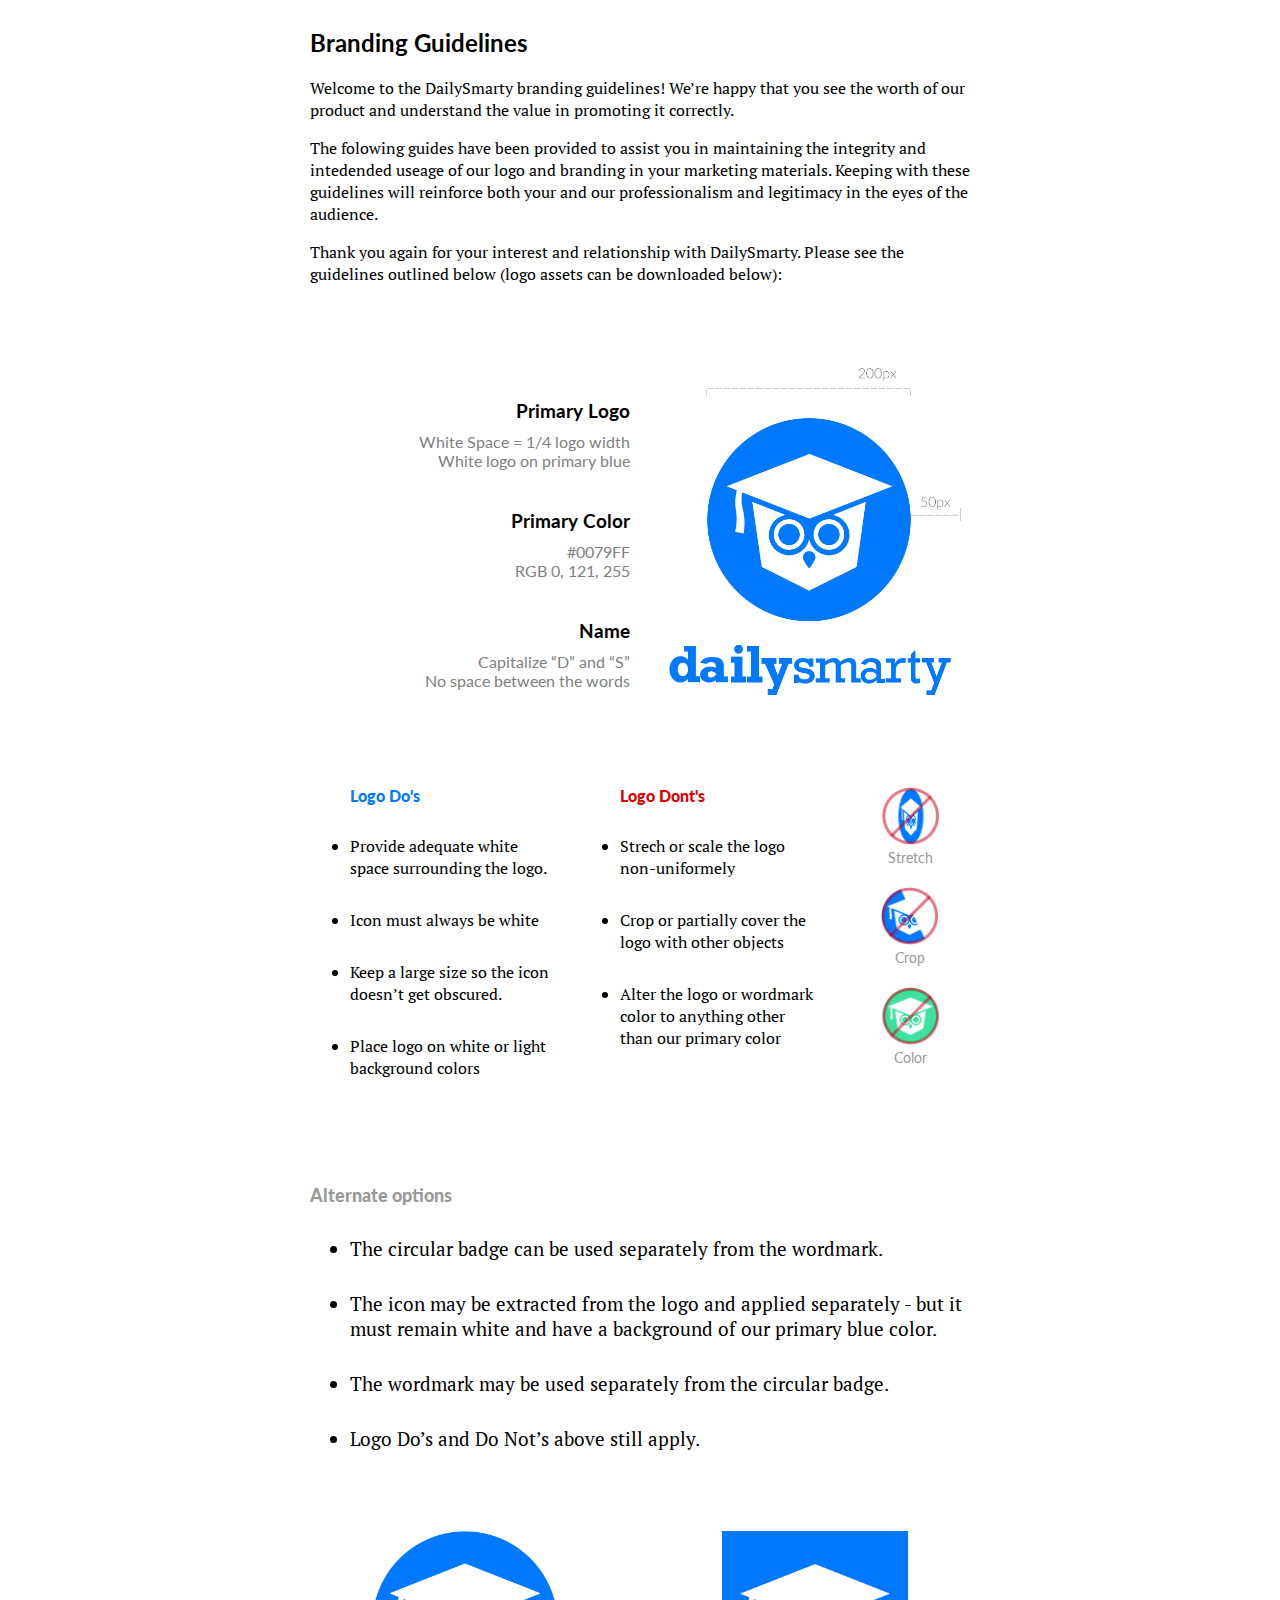
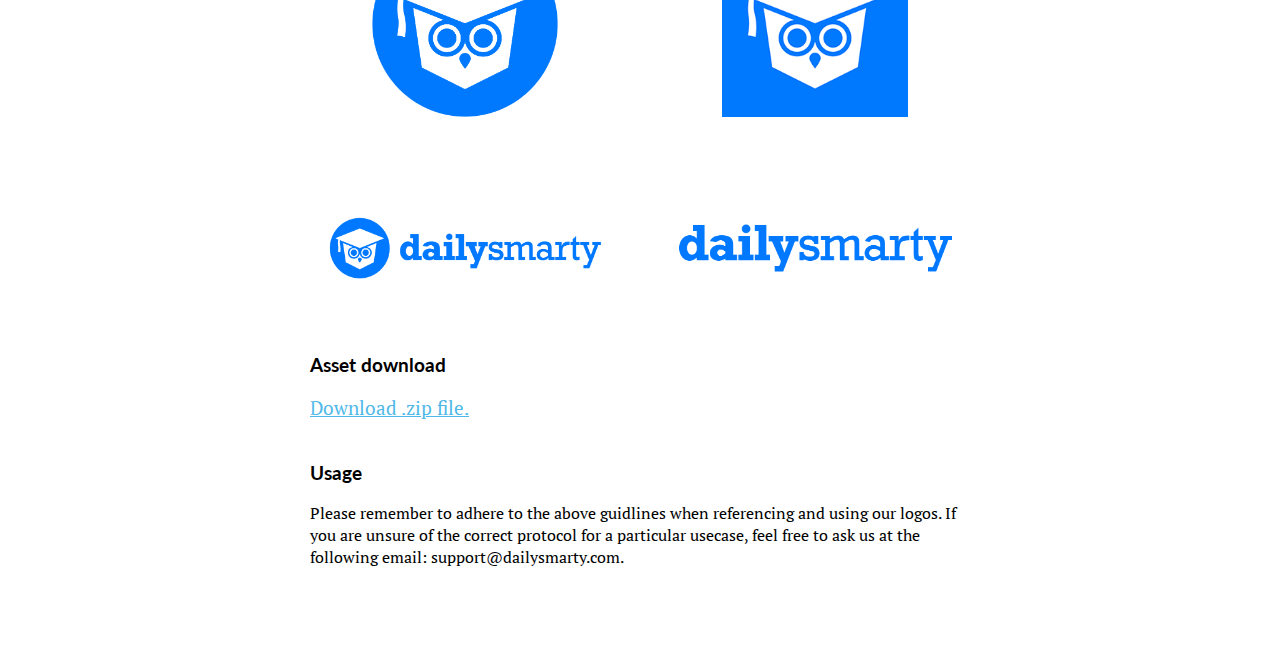
<file: index.html>
<!DOCTYPE html>
<html lang="en">
    <head>
        <meta charset="UTF-8">
        <title>CSS-Grid</title>
        <link href="https://fonts.googleapis.com/css?family=Lato" rel="stylesheet">
        <link href="https://fonts.googleapis.com/css?family=PT+Serif" rel="stylesheet">
        <style>
            body {
                font-family: 'Lato', sans-serif;
                background-color: white;
            }
        
            p, li {
                font-family: 'PT Serif', serif;
            }
            .container{
                display: flex;
                justify-content: center;
            }
            .content-wrapper{
                width: 660px;
            }
            .style-details{
                display: grid;
                grid-template-columns: 1fr 1fr;
                grid-gap: 20px;
                margin-top: 75px;
                margin-bottom: 75px;
            }
            .style-details-text{
                text-align: right;
            }
            .style-details-text h3{
                margin-top: 40px;
                margin-bottom: 10px;
            }
            .style-details-text div{
                color: #808080;
                font-weight: normal;
            }
            .style-details-logo img{
                width: 100%;
            }
            .dos-donts-wrappers{
                margin-top: 75px;
                margin-bottom: 75px;
                display: grid;
                grid-template-columns: 2fr 2fr 1fr;
                grid-gap: 30px;
            }
            .dont-image-box{
                text-align: center;
                margin-bottom: 20px;
            }
            .dont-image-box img{
                width: 50%;
            }
            .dont-image-box div{
                font-size: 14px;
                color: #999999;
            }
            .dos-donts-heading{
                font-weight: 900;
                margin-bottom: 20px;
                margin-left: 40px;
            }
            .blue-text{
                color: #0079ff;
            }
            .red-text{
                color: #dc0004;
            }
            .dos-donts-list li{
                margin-top: 30px;
                margin-bottom: 30px;
                font-size: 16px;
            }
            .alternate_options_wrapper{
                margin-top: 75px;
                margin-bottom: 75px;
            }
            .alternate_options_wrapper h3{
                color: #999999;
                font-size: 18px;
                font-weight: 900;
            }
            .alternate_options_wrapper li{
                margin-top: 30px;
                margin-bottom: 30px;
                font-size: 19px;               
            }
            .alternate_options_images{
                margin-top: 80px;
                display: grid;
                grid-template-columns: repeat(2, 1fr);
                justify-items: center;
                grid-gap: 100px 40px;
            }
            .image_logos{
                width: 60%;
            }
            .text_logos{
                width: 90%;
            }
            .additional_branding_details{
                margin-top: 75px;
                margin-bottom: 75px;
            }
            .additional_branding_details a{
                color: #4fb8e8;
                font-size: 19px;              
            }
            .additional_branding_details p{
                margin-bottom: 42px;
            }    
            @media (max-width: 48em){
                .style-details, .dos-donts-wrappers{
                    grid-template-columns: 1fr;
                    grid-gap: 50px;
                }
                .style-details-text{
                    text-align: center;
                }
            } 
        </style>
    </head>
    <body>
        <div class="container">
            <div class="content-wrapper">
                <h2>Branding Guidelines</h2>
                <p>Welcome to the DailySmarty branding guidelines! We’re happy that you see the worth of our product and understand the value in promoting it correctly.</p>
                <p>The folowing guides have been provided to assist you in maintaining the integrity and intedended useage of our logo and branding in your marketing materials. Keeping with these guidelines will reinforce both your and our professionalism and legitimacy in the eyes of the audience.</p>
                <p>Thank you again for your interest and relationship with DailySmarty. Please see the guidelines outlined below (logo assets can be downloaded below):</p>
                <div class="style-details">
                    <div class="style-details-text">
                        <h3>Primary Logo</h3>
                        <div>White Space = 1/4 logo width</div>
                        <div>White logo on primary blue</div>
                        <h3>Primary Color</h3>
                        <div>#0079FF</div>
                        <div>RGB 0, 121, 255</div>
                        <h3>Name</h3>
                        <div>Capitalize “D” and “S”</div>
                        <div>No space between the words</div>
                    </div>
                    <div class="style-details-logo">
                        <img src="images/logo-with-margin.png" alt="">
    
                    </div>
                </div>
                <div class="dos-donts-wrappers">
                    <div class="dos-donts-list">
                        <div class="dos-donts-heading blue-text">
                            Logo Do's
                        </div>
                        <ul>
                            <li>Provide adequate white space surrounding the logo.</li>
                            <li>Icon must always be white</li>
                            <li>Keep a large size so the icon doesn’t get obscured.</li>
                            <li>Place logo on white or light background colors</li>
                        </ul>
                    </div>
                    <div class="dos-donts-list">
                        <div class="dos-donts-heading red-text">
                            Logo Dont's
                        </div>
                        <ul>
                            <li>Strech or scale the logo non-uniformely</li>
                            <li>Crop or partially cover the logo with other objects</li>
                            <li>Alter the logo or wordmark color to anything other than our primary color</li>
                        </ul>
                    </div>
                    <div class="donts-images">
                        <div class="dont-image-box">
                            <img src="images/dont_stretch.png" alt="">
                            <div>Stretch</div>
                        </div>
                        <div class="dont-image-box">
                            <img src="images/dont_crop.png" alt="">
                            <div>Crop</div>
                        </div>
                        <div class="dont-image-box">
                            <img src="images/dont_color.png" alt="">
                            <div>Color</div>
                        </div>                                                                                                                      
                    </div>                                        
                </div>
                <div class="alternate_options_wrapper">
                    <h3>Alternate options</h3>
                    <ul>
                        <li>The circular badge can be used separately from the wordmark.</li>
                        <li>The icon may be extracted from the logo and applied separately - but it must remain white and have a background of our primary blue color.</li>
                        <li>The wordmark may be used separately from the circular badge.</li>
                        <li>Logo Do’s and Do Not’s above still apply.</li>
                    </ul>
                    <div class="alternate_options_images">
                        <img class= "image_logos" src="images/ds_circle_logo.png" alt="">
                        <img class= "image_logos" src="images/ds_square_logo.png" alt="">
                        <img class= "text_logos" src="images/ds_icon_text_logo.png" alt="">
                        <img class= "text_logos" src="images/ds_text_logo.png" alt="">
                    </div>
                </div>
                <div class="additional_branding_details">
                    <h3>Asset download</h3>
                    <p>
                        <a href="#">Download .zip file.</a>

                    </p>
                    <h3>Usage</h3>
                    <p>
                        Please remember to adhere to the above guidlines when referencing and using our logos. If you are unsure of the correct protocol for a particular usecase, feel free to ask us at the following email: support@dailysmarty.com.
                    </p>
                </div>               
            </div>     
        </div>
    </body>
</html>
</file>
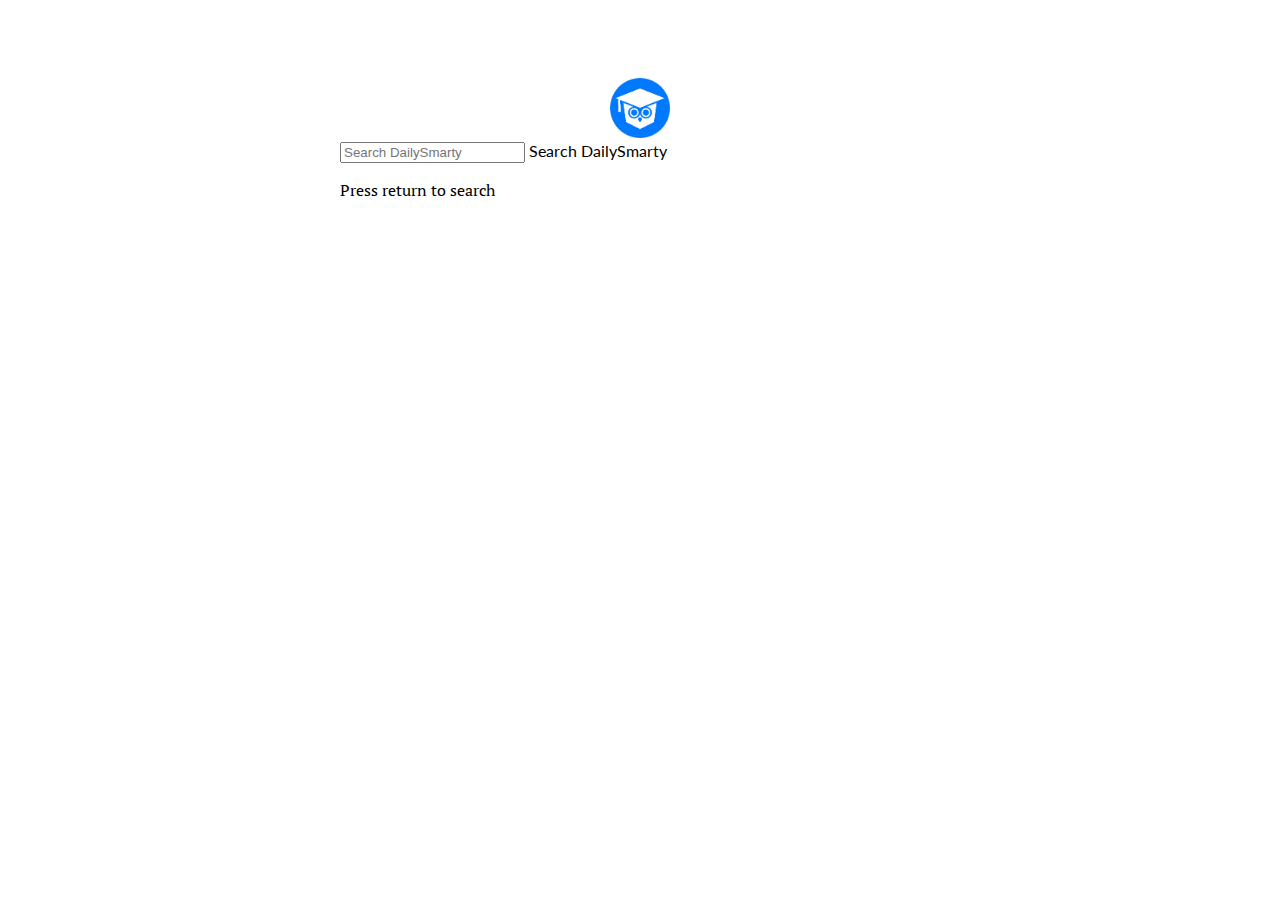
<file: searchpage.html>
<!DOCTYPE html>
<html lang="en">
    <head>
        <meta charset="UTF-8">
        <title>Front End Search Implementation</title>
        <link href="https://fonts.googleapis.com/css?family=Lato" rel="stylesheet">
        <link href="https://fonts.googleapis.com/css?family=PT+Serif" rel="stylesheet">
        <style>
            body {
                font-family: 'Lato', sans-serif;
                background-color: white;
            }
        
            p, li {
                font-family: 'PT Serif', serif;
            }
            .container{
                display: flex;
                justify-content: center;
            } 
            .content-wrapper{
                width: 600px;
                align-items: center;
            }
            .head-image-wrapper{
                text-align: center;
                margin-top: 70px;
            }
            .head-image-wrapper img{
                width: 60px;
            }
            @media (max-width: 48em){
                /*
                .style-details, .dos-donts-wrappers{
                    grid-template-columns: 1fr;
                    grid-gap: 50px;
                }
                .style-details-text{
                    text-align: center;
                }
                */
            } 
        </style>
    </head>
    <body>
        <div class="container">
             <div class="content-wrapper">
                <!--
                <div class="text-test-wrapper">
                    Hola, estamos aqui reunidos en el nombre del padre del hijo y del espiritu santo. Hoy mismo nos hemos enterado de la noticia de que nuestro compañero Alfonso ha sido detenido por la guardia civil española por estafar a 5 familias de nivel alto con las hostias sagradas. Ha dado un par de hostia a cada mienbro de cada familia, y ha resultado gratificante y erotico al mismo tiempo.
                </div>
                -->
                <div class="head-image-wrapper">
                    <img src="images/ds_circle_logo.png" alt="">
                </div>
                <div class="search-wrapper">
                    <div class="search-bar-wrapper">
                        <input type="text" id="searchDailySmarty" placeholder="Search DailySmarty">
                        <label for="searchDailySmarty">Search DailySmarty</label>
                    </div>
                    <div class="search-indication">
                        <p>Press return to search</p>
                    </div>
                </div>
                <div class="recent-posts-wrapper">

                </div>
             </div> 
        </div>
    </body>
</html>
</file>
